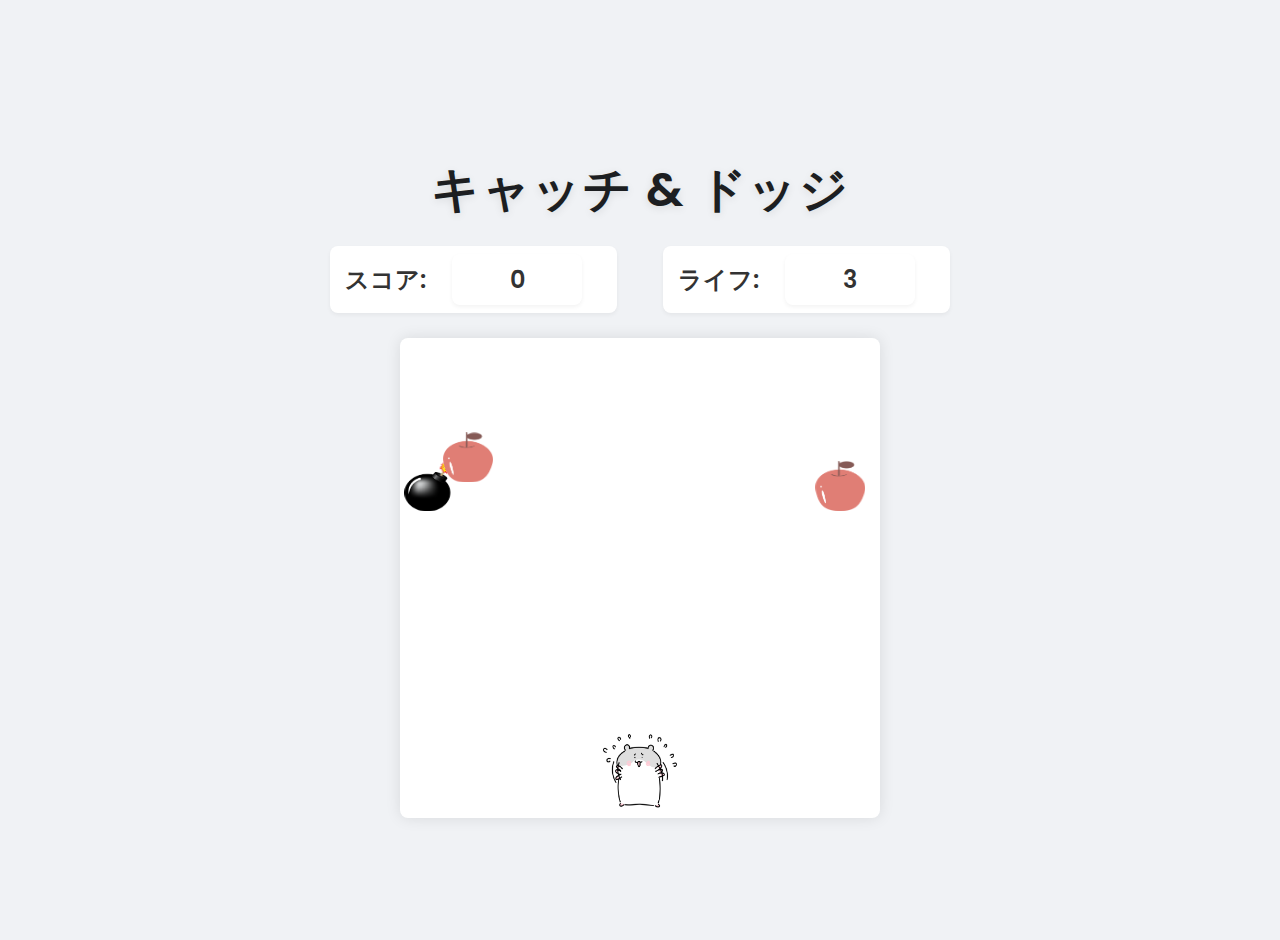
<file: catch-and-dodge/index.html>
<!DOCTYPE html>
<html lang="ja">
<head>
    <meta charset="UTF-8">
    <meta name="viewport" content="width=device-width, initial-scale=1.0">
    <title>キャッチ & ドッジ</title>
    <link rel="stylesheet" href="style.css">
</head>
<body>
    <h1>キャッチ & ドッジ</h1>
    <div id="game-info">
        <span>スコア: <span id="score">0</span></span>
        <span>ライフ: <span id="life">3</span></span>
    </div>
    <canvas id="gameCanvas" width="480" height="480"></canvas>
    <script src="script.js"></script>
</body>
</html>
</file>
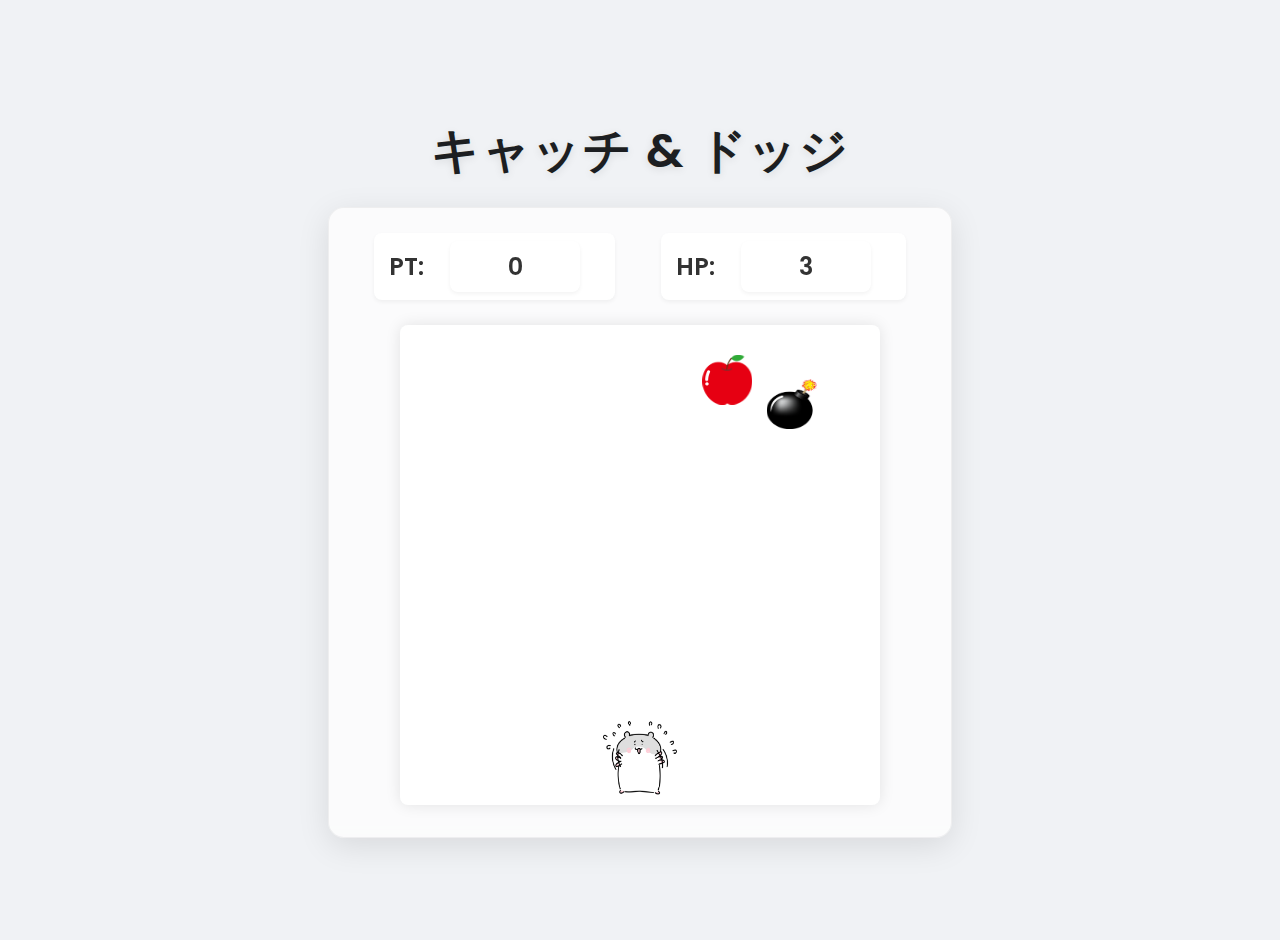
<file: catch-and-dodge/id01/index.html>
<!DOCTYPE html>
<html lang="ja">
<head>
    <meta charset="UTF-8">
    <meta name="viewport" content="width=device-width, initial-scale=1.0">
    <title>ゲーム</title>
    <link rel="stylesheet" href="style.css">
    <link rel="preconnect" href="https://fonts.googleapis.com">
    <link rel="preconnect" href="https://fonts.gstatic.com" crossorigin>
    <link href="https://fonts.googleapis.com/css2?family=Poppins:wght@400;600&display=swap" rel="stylesheet">
</head>
<body>
    <h1>キャッチ & ドッジ</h1>
    <div id="game-container">
        <div id="game-info">
            <span>
                PT: <span id="score"></span>
            </span>
            <span>
                HP: <span id="life"></span>
            </span>
        </div>
        <!-- ここにゲームのキャンバスを配置 -->
        <canvas id="gameCanvas" width="480" height="480"></canvas>
    </div>
    <script src="script.js"></script>
</body>
</html>
</file>
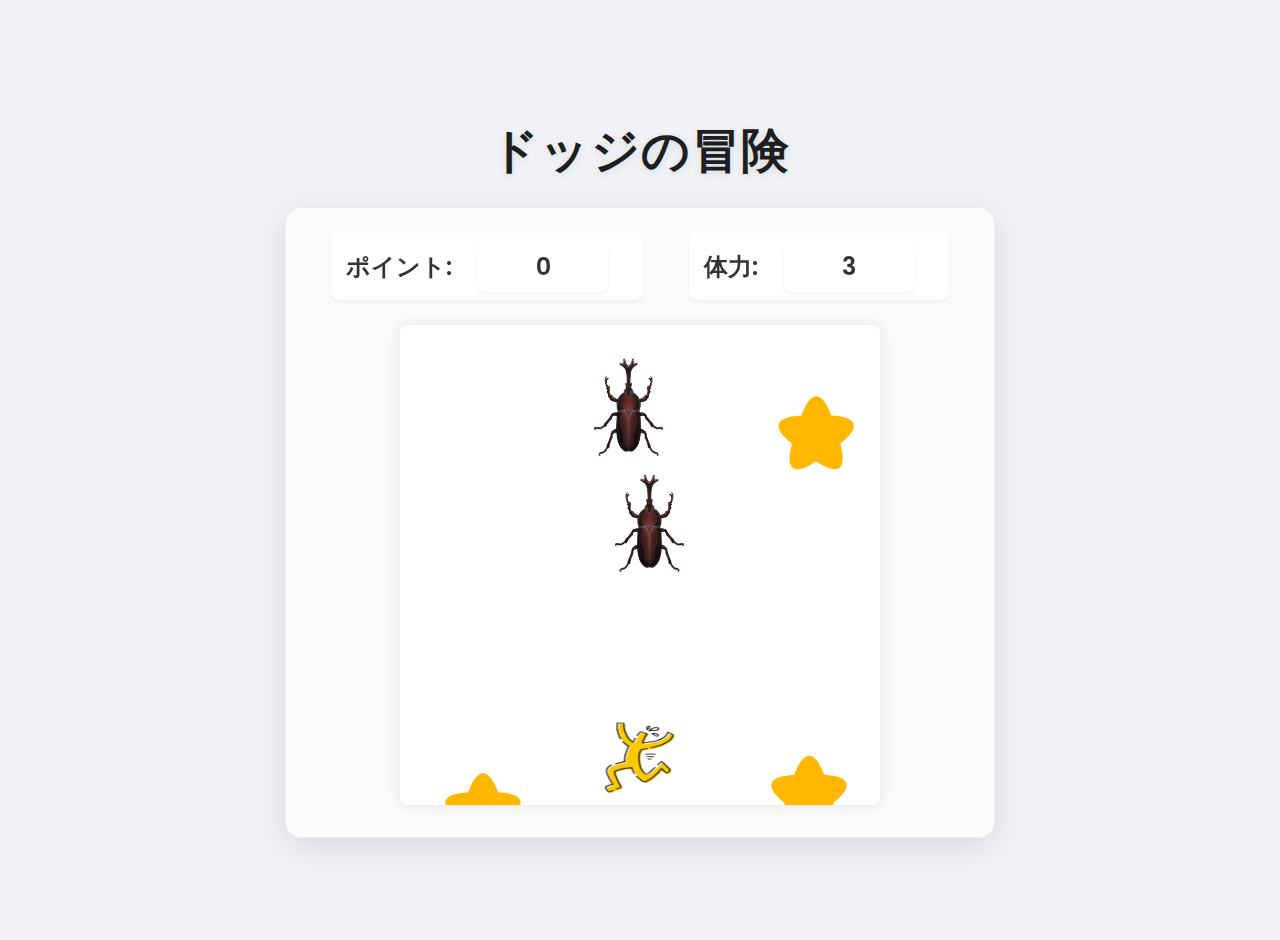
<file: catch-and-dodge/id02/index.html>
<!DOCTYPE html>
<html lang="ja">
<head>
    <meta charset="UTF-8">
    <meta name="viewport" content="width=device-width, initial-scale=1.0">
    <title>ミニゲーム</title>
    <link rel="stylesheet" href="style.css">
    <link rel="preconnect" href="https://fonts.googleapis.com">
    <link rel="preconnect" href="https://fonts.gstatic.com" crossorigin>
    <link href="https://fonts.googleapis.com/css2?family=Poppins:wght@400;600&display=swap" rel="stylesheet">
</head>
<body>
    <h1>ドッジの冒険</h1>
    <div id="game-container">
        <div id="game-info">
            <span>
                ポイント: <span id="score"></span>
            </span>
            <span>
                体力: <span id="life"></span>
            </span>
        </div>
        <!-- ここにゲームのキャンバスを配置 -->
        <canvas id="gameCanvas" width="480" height="480"></canvas>
    </div>
    <script src="script.js"></script>
</body>
</html>
</file>
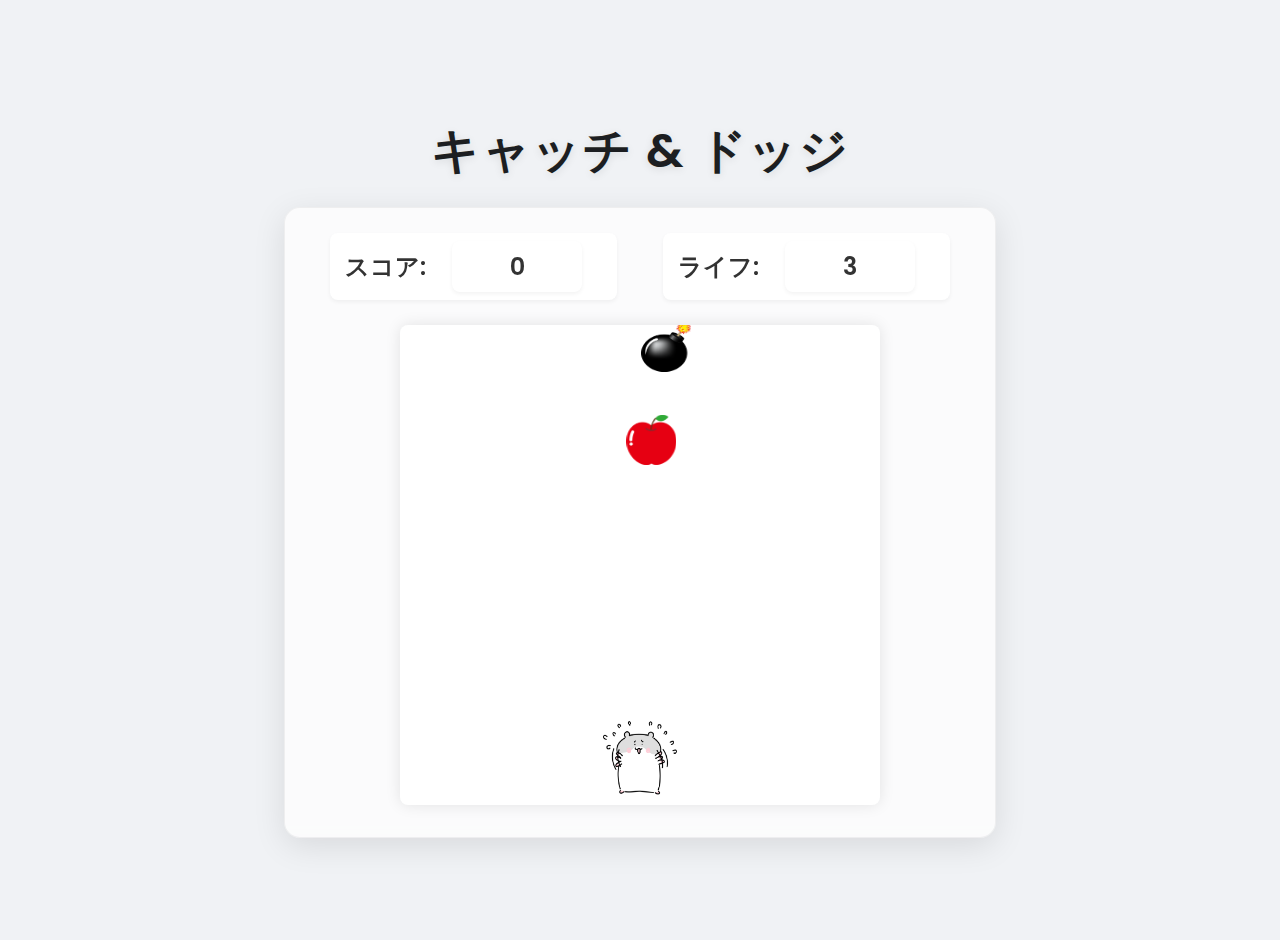
<file: catch-and-dodge/id03/index.html>
<!DOCTYPE html>
<html lang="ja">
<head>
    <meta charset="UTF-8">
    <meta name="viewport" content="width=device-width, initial-scale=1.0">
    <title>ミニゲーム</title>
    <link rel="stylesheet" href="style.css">
    <link rel="preconnect" href="https://fonts.googleapis.com">
    <link rel="preconnect" href="https://fonts.gstatic.com" crossorigin>
    <link href="https://fonts.googleapis.com/css2?family=Poppins:wght@400;600&display=swap" rel="stylesheet">
</head>
<body>
    <h1>キャッチ & ドッジ</h1>
    <div id="game-container">
        <div id="game-info">
            <span>
                スコア: <span id="score"></span>
            </span>
            <span>
                ライフ: <span id="life"></span>
            </span>
        </div>
        <!-- ここにゲームのキャンバスを配置 -->
        <canvas id="gameCanvas" width="480" height="480"></canvas>
    </div>
    <script src="script.js"></script>
</body>
</html>
</file>
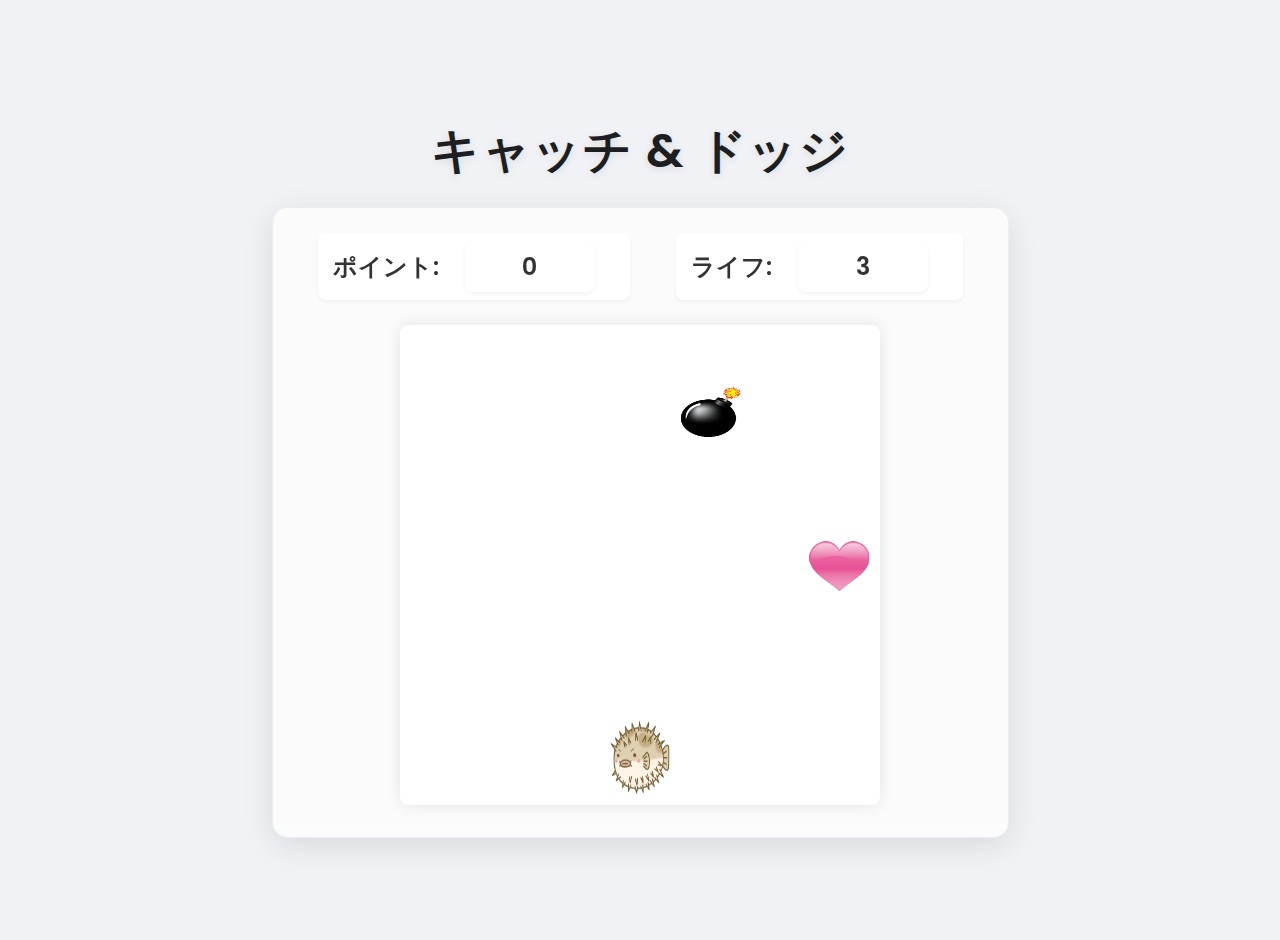
<file: catch-and-dodge/id04/index.html>
<!DOCTYPE html>
<html lang="ja">
<head>
    <meta charset="UTF-8">
    <meta name="viewport" content="width=device-width, initial-scale=1.0">
    <title>ミニゲーム</title>
    <link rel="stylesheet" href="style.css">
    <link rel="preconnect" href="https://fonts.googleapis.com">
    <link rel="preconnect" href="https://fonts.gstatic.com" crossorigin>
    <link href="https://fonts.googleapis.com/css2?family=Poppins:wght@400;600&display=swap" rel="stylesheet">
</head>
<body>
    <h1>キャッチ & ドッジ</h1>
    <div id="game-container">
        <div id="game-info">
            <span>
                ポイント: <span id="score"></span>
            </span>
            <span>
                ライフ: <span id="life"></span>
            </span>
        </div>
        <!-- ここにゲームのキャンバスを配置 -->
        <canvas id="gameCanvas" width="480" height="480"></canvas>
    </div>
    <script src="script.js"></script>
</body>
</html>
</file>
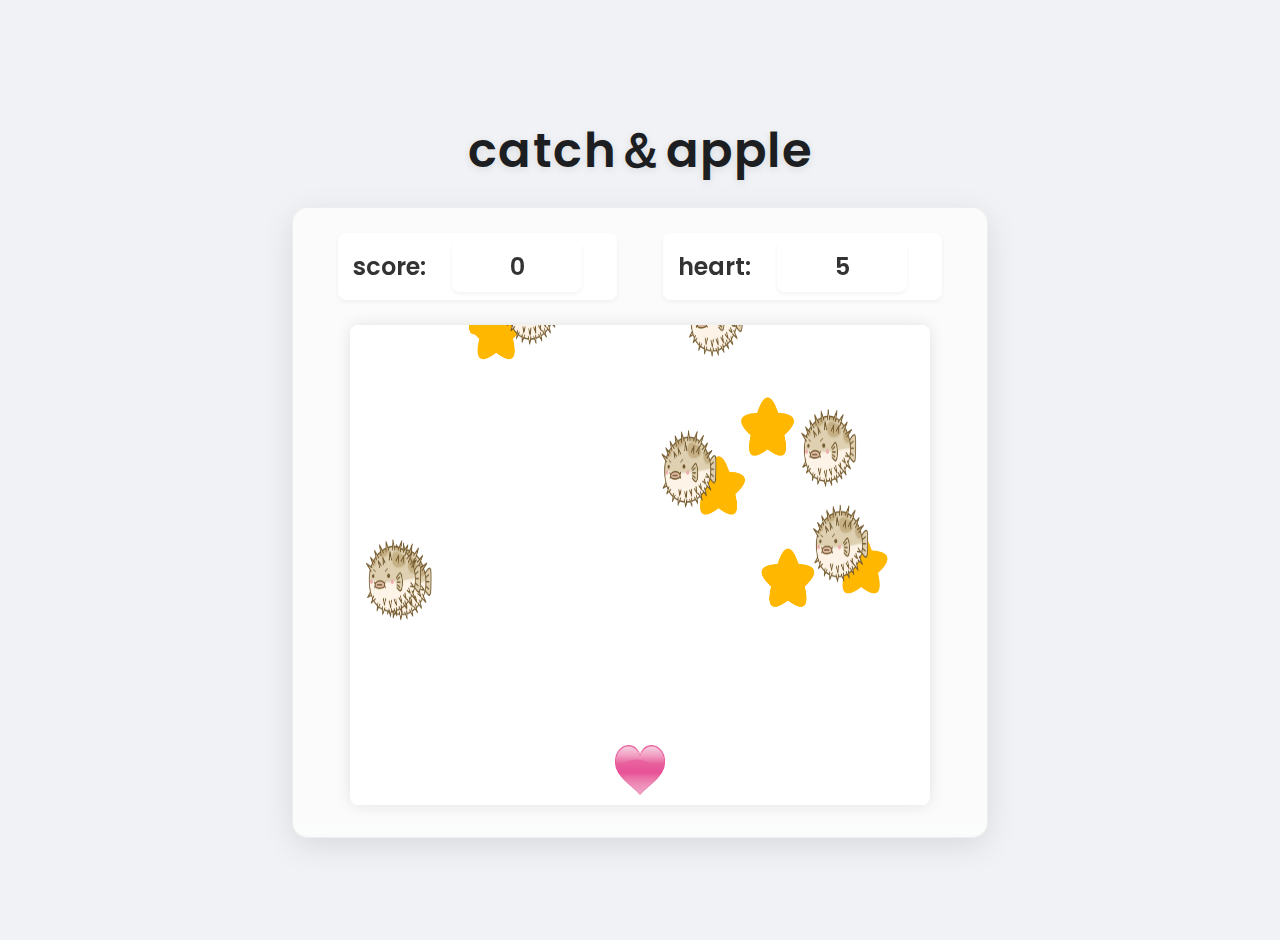
<file: catch-and-dodge/id05/index.html>
<!DOCTYPE html>
<html lang="ja">
<head>
    <meta charset="UTF-8">
    <meta name="viewport" content="width=device-width, initial-scale=1.0">
    <title>ミニゲーム</title>
    <link rel="stylesheet" href="style.css">
    <link rel="preconnect" href="https://fonts.googleapis.com">
    <link rel="preconnect" href="https://fonts.gstatic.com" crossorigin>
    <link href="https://fonts.googleapis.com/css2?family=Poppins:wght@400;600&display=swap" rel="stylesheet">
</head>
<body>
    <h1>catch＆apple</h1>
    <div id="game-container">
        <div id="game-info">
            <span>
                score: <span id="score"></span>
            </span>
            <span>
                heart: <span id="life"></span>
            </span>
        </div>
        <!-- ここにゲームのキャンバスを配置 -->
        <canvas id="gameCanvas" width="580" height="480"></canvas>
    </div>
    <script src="script.js"></script>
</body>
</html>
</file>
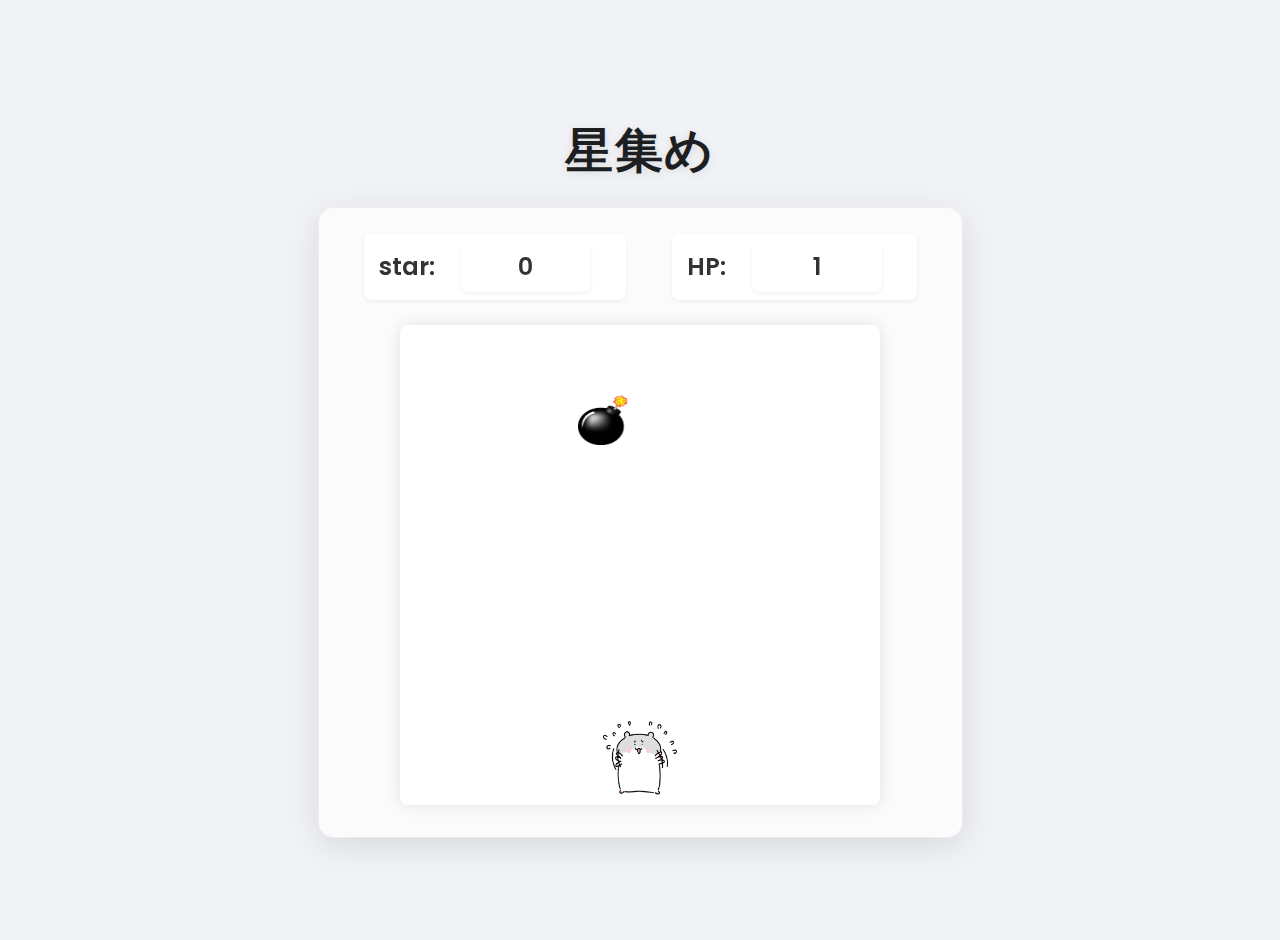
<file: catch-and-dodge/id06/index.html>
<!DOCTYPE html>
<html lang="ja">
<head>
    <meta charset="UTF-8">
    <meta name="viewport" content="width=device-width, initial-scale=1.0">
    <title>ミニゲーム</title>
    <link rel="stylesheet" href="style.css">
    <link rel="preconnect" href="https://fonts.googleapis.com">
    <link rel="preconnect" href="https://fonts.gstatic.com" crossorigin>
    <link href="https://fonts.googleapis.com/css2?family=Poppins:wght@400;600&display=swap" rel="stylesheet">
</head>
<body>
    <h1>星集め</h1>
    <div id="game-container">
        <div id="game-info">
            <span>
                star: <span id="score"></span>
            </span>
            <span>
                HP: <span id="life"></span>
            </span>
        </div>
        <!-- ここにゲームのキャンバスを配置 -->
        <canvas id="gameCanvas" width="480" height="480"></canvas>
    </div>
    <script src="script.js"></script>
</body>
</html>
</file>
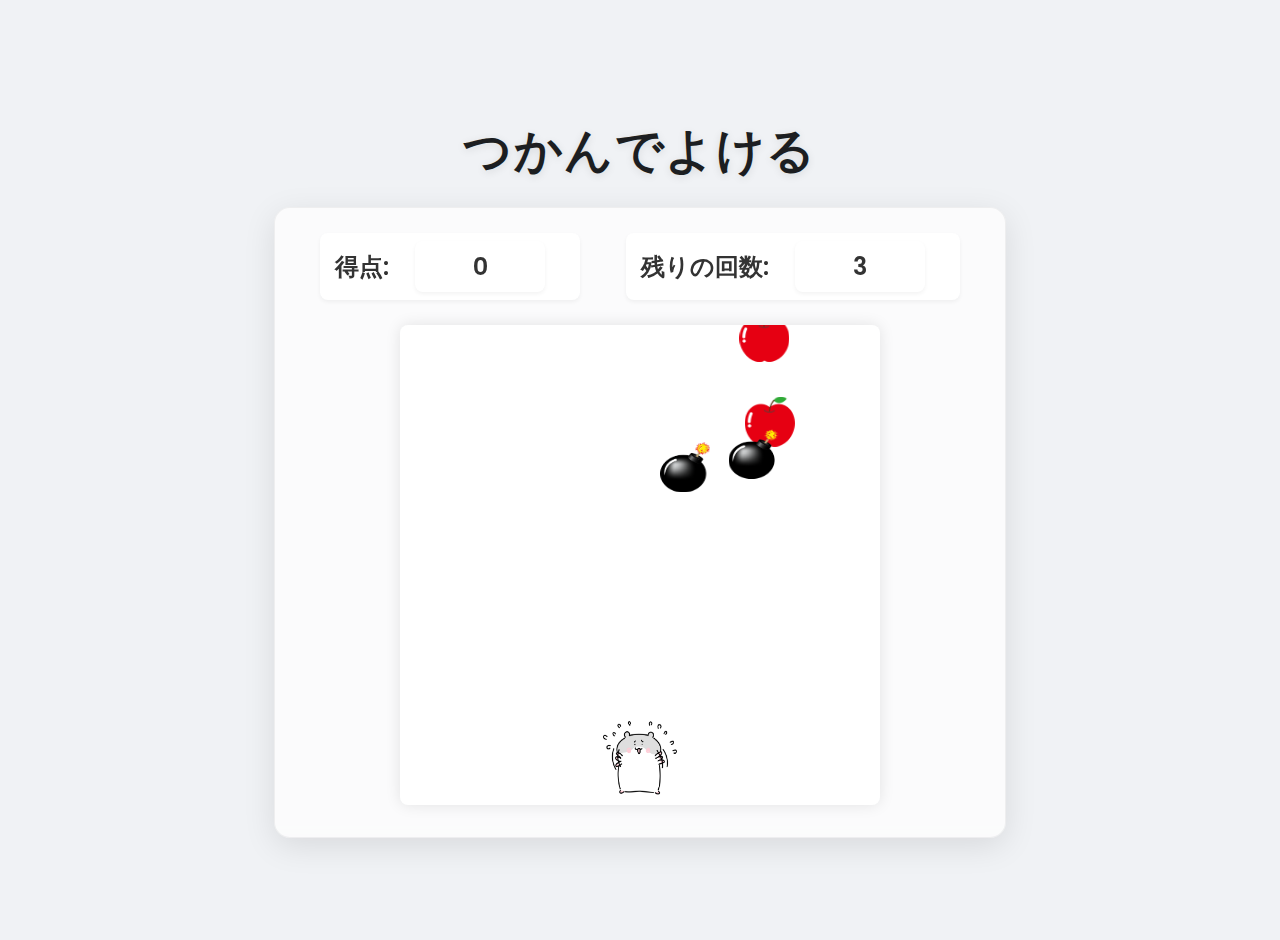
<file: catch-and-dodge/id07/index.html>
<!DOCTYPE html>
<html lang="ja">
<head>
    <meta charset="UTF-8">
    <meta name="viewport" content="width=device-width, initial-scale=1.0">
    <title>ミニゲーム</title>
    <link rel="stylesheet" href="style.css">
    <link rel="preconnect" href="https://fonts.googleapis.com">
    <link rel="preconnect" href="https://fonts.gstatic.com" crossorigin>
    <link href="https://fonts.googleapis.com/css2?family=Poppins:wght@400;600&display=swap" rel="stylesheet">
</head>
<body>
    <h1>つかんでよける</h1>
    <div id="game-container">
        <div id="game-info">
            <span>
                得点: <span id="score"></span>
            </span>
            <span>
                残りの回数: <span id="life"></span>
            </span>
        </div>
        <!-- ここにゲームのキャンバスを配置 -->
        <canvas id="gameCanvas" width="480" height="480"></canvas>
    </div>
    <script src="script.js"></script>
</body>
</html>
</file>
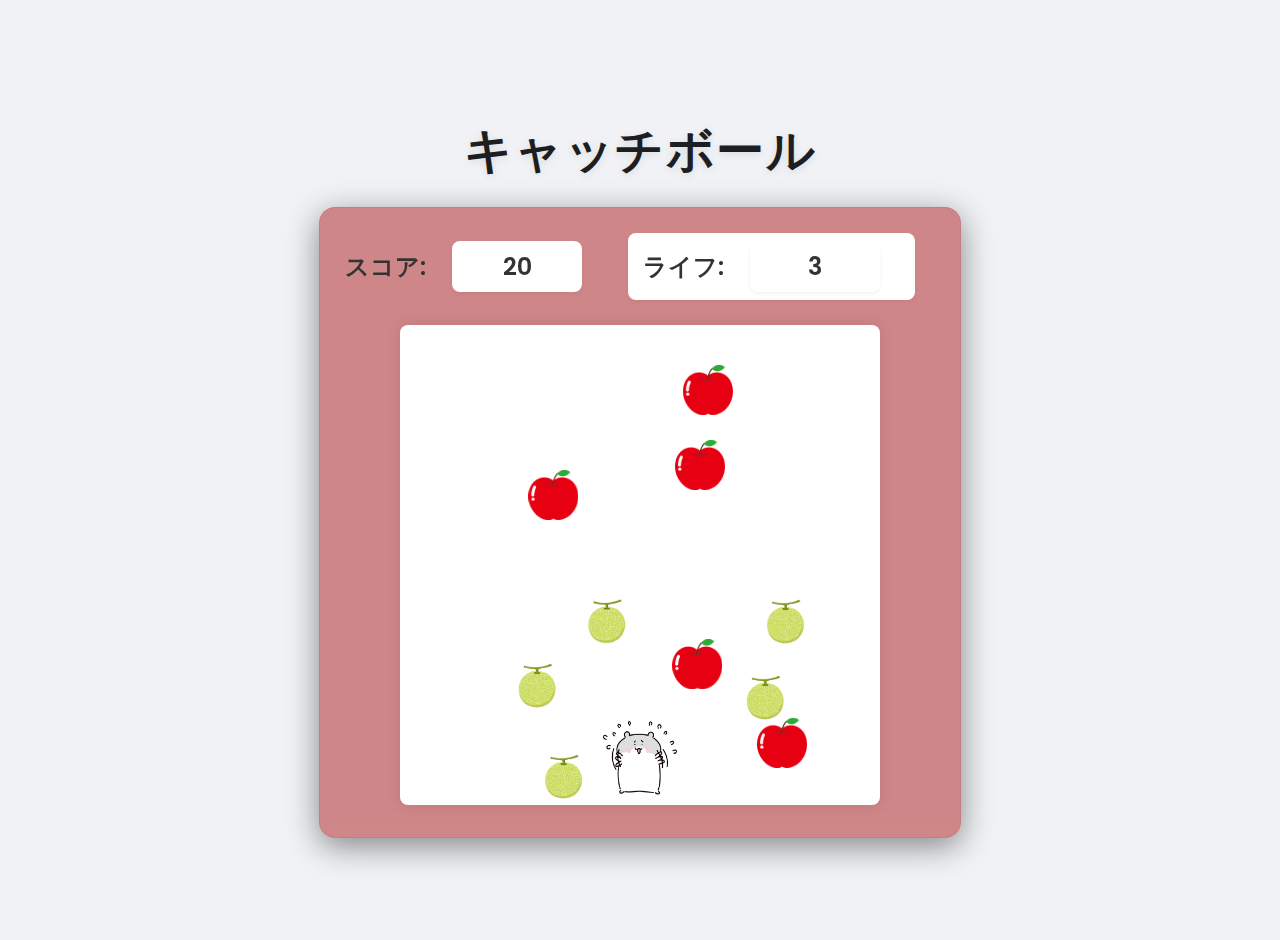
<file: catch-and-dodge/id09/index.html>
<!DOCTYPE html>
<html lang="ja">
<head>
    <meta charset="UTF-8">
    <meta name="viewport" content="width=device-width, initial-scale=1.0">
    <title>暇つぶしゲーム</title>
    <link rel="stylesheet" href="style.css">
    <link rel="preconnect" href="https://fonts.googleapis.com">
    <link rel="preconnect" href="https://fonts.gstatic.com" crossorigin>
    <link href="https://fonts.googleapis.com/css2?family=Poppins:wght@400;600&display=swap" rel="stylesheet">
</head>
<body>
    <h1>キャッチボール</h1>
    <div id="game-container">
        <div id="game-info">
                スコア: <span id="score"></span>
            </span>
            <span>
                ライフ: <span id="life"></span>
            </span>
        </div>
        <!-- ここにゲームのキャンバスを配置 -->
        <canvas id="gameCanvas" width="480" height="480"></canvas>
    </div>
    <script src="script.js"></script>
</body>
</html>
</file>
<file: catch-and-dodge/style.css>
@import url('https://fonts.googleapis.com/css2?family=Poppins:wght@400;600&display=swap');

body {
    font-family: 'Poppins', sans-serif;
    text-align: center;
    background-color: #F0F2F5; /* 明るいグレーブルー */
    color: #333; /* ダークグレーのテキスト */
    margin: 0;
    padding: 20px;
    display: flex;
    flex-direction: column;
    align-items: center;
    justify-content: center;
    min-height: 100vh;
    transition: background-color 0.2s ease-in-out;
}

h1 {
    color: #1C1E21; /* 濃いめの見出し色 */
    font-size: 3em;
    font-weight: 600;
    margin-bottom: 20px;
    letter-spacing: 1.5px;
    text-shadow: 0 2px 8px rgba(0, 0, 0, 0.1); /* 影を少し調整 */
}

#game-container {
    background: rgba(255, 255, 255, 0.7); /* 明るい半透明のコンテナ */
    border-radius: 16px;
    padding: 25px;
    box-shadow: 0 8px 32px rgba(0, 0, 0, 0.1); /* 影を柔らかく */
    backdrop-filter: blur(10px);
    -webkit-backdrop-filter: blur(10px);
    border: 1px solid rgba(0, 0, 0, 0.05); /* 境界線を繊細に */
    margin-bottom: 20px;
}

#game-info {
    margin-bottom: 25px;
    font-size: 1.5em;
    font-weight: 600;
}

#game-info span {
    margin: 0 20px;
    padding: 8px 15px;
    background-color: #FFFFFF; /* クリーンな白 */
    color: #333; /* テキスト色を親要素から継承 */
    border-radius: 8px;
    display: inline-block;
    min-width: 100px;
    transition: all 0.3s ease;
    box-shadow: 0 2px 4px rgba(0,0,0,0.05);
}

#game-info span:hover {
    transform: translateY(-3px);
    box-shadow: 0 4px 10px rgba(0,0,0,0.1);
}

canvas {
    background-color: #FFFFFF; /* キャンバスは白でクッキリと */
    border-radius: 8px;
    box-shadow: 0 0 15px rgba(0, 0, 0, 0.1); /* 影をさらに柔らかく */
}

/* ダメージを受けた際のフラッシュ効果 */
.flash {
    background-color: #ffdddd; /* 少し柔らかい赤に */
}

@media (max-width: 768px) {
    body {
        padding: 10px;
    }

    h1 {
        font-size: 2em;
        margin-bottom: 15px;
    }

    #game-container {
        padding: 15px;
        width: 100%;
        box-sizing: border-box;
    }

    #game-info {
        font-size: 1.2em;
        display: flex;
        justify-content: space-around;
        margin-bottom: 20px;
    }

    #game-info span {
        margin: 0 5px;
        padding: 8px 10px;
        min-width: 80px;
    }

    canvas {
        width: 100%;
        height: auto;
    }
}
</file>
<file: catch-and-dodge/id01/style.css>
@import url('https://fonts.googleapis.com/css2?family=Poppins:wght@400;600&display=swap');

body {
    font-family: 'Poppins', sans-serif;
    text-align: center;
    background-color: #F0F2F5; /* 明るいグレーブルー */
    color: #333; /* ダークグレーのテキスト */
    margin: 0;
    padding: 20px;
    display: flex;
    flex-direction: column;
    align-items: center;
    justify-content: center;
    min-height: 100vh;
    transition: background-color 0.2s ease-in-out;
}

h1 {
    color: #1C1E21; /* 濃いめの見出し色 */
    font-size: 3em;
    font-weight: 600;
    margin-bottom: 20px;
    letter-spacing: 1.5px;
    text-shadow: 0 2px 8px rgba(0, 0, 0, 0.1); /* 影を少し調整 */
}

#game-container {
    background: rgba(255, 255, 255, 0.7); /* 明るい半透明のコンテナ */
    border-radius: 16px;
    padding: 25px;
    box-shadow: 0 8px 32px rgba(0, 0, 0, 0.1); /* 影を柔らかく */
    backdrop-filter: blur(10px);
    -webkit-backdrop-filter: blur(10px);
    border: 1px solid rgba(0, 0, 0, 0.05); /* 境界線を繊細に */
    margin-bottom: 20px;
}

#game-info {
    margin-bottom: 25px;
    font-size: 1.5em;
    font-weight: 600;
}

#game-info span {
    margin: 0 20px;
    padding: 8px 15px;
    background-color: #FFFFFF; /* クリーンな白 */
    color: #333; /* テキスト色を親要素から継承 */
    border-radius: 8px;
    display: inline-block;
    min-width: 100px;
    transition: all 0.3s ease;
    box-shadow: 0 2px 4px rgba(0,0,0,0.05);
}

#game-info span:hover {
    transform: translateY(-3px);
    box-shadow: 0 4px 10px rgba(0,0,0,0.1);
}

canvas {
    background-color: #FFFFFF; /* キャンバスは白でクッキリと */
    border-radius: 8px;
    box-shadow: 0 0 15px rgba(0, 0, 0, 0.1); /* 影をさらに柔らかく */
}

/* ダメージを受けた際のフラッシュ効果 */
.flash {
    background-color: #ffdddd; /* 少し柔らかい赤に */
}

@media (max-width: 768px) {
    body {
        padding: 10px;
    }

    h1 {
        font-size: 2em;
        margin-bottom: 15px;
    }

    #game-container {
        padding: 15px;
        width: 100%;
        box-sizing: border-box;
    }

    #game-info {
        font-size: 1.2em;
        display: flex;
        justify-content: space-around;
        margin-bottom: 20px;
    }

    #game-info span {
        margin: 0 5px;
        padding: 8px 10px;
        min-width: 80px;
    }

    canvas {
        width: 100%;
        height: auto;
    }
}
</file>
<file: catch-and-dodge/id02/style.css>
@import url('https://fonts.googleapis.com/css2?family=Poppins:wght@400;600&display=swap');

body {
    font-family: 'Poppins', sans-serif;
    text-align: center;
    background-color: #F0F2F5; /* 明るいグレーブルー */
    color: #333; /* ダークグレーのテキスト */
    margin: 0;
    padding: 20px;
    display: flex;
    flex-direction: column;
    align-items: center;
    justify-content: center;
    min-height: 100vh;
    transition: background-color 0.2s ease-in-out;
}

h1 {
    color: #1C1E21; /* 濃いめの見出し色 */
    font-size: 3em;
    font-weight: 600;
    margin-bottom: 20px;
    letter-spacing: 1.5px;
    text-shadow: 0 2px 8px rgba(0, 0, 0, 0.1); /* 影を少し調整 */
}

#game-container {
    background: rgba(255, 255, 255, 0.7); /* 明るい半透明のコンテナ */
    border-radius: 16px;
    padding: 25px;
    box-shadow: 0 8px 32px rgba(0, 0, 0, 0.1); /* 影を柔らかく */
    backdrop-filter: blur(10px);
    -webkit-backdrop-filter: blur(10px);
    border: 1px solid rgba(0, 0, 0, 0.05); /* 境界線を繊細に */
    margin-bottom: 20px;
}

#game-info {
    margin-bottom: 25px;
    font-size: 1.5em;
    font-weight: 600;
}

#game-info span {
    margin: 0 20px;
    padding: 8px 15px;
    background-color: #FFFFFF; /* クリーンな白 */
    color: #333; /* テキスト色を親要素から継承 */
    border-radius: 8px;
    display: inline-block;
    min-width: 100px;
    transition: all 0.3s ease;
    box-shadow: 0 2px 4px rgba(0,0,0,0.05);
}

#game-info span:hover {
    transform: translateY(-3px);
    box-shadow: 0 4px 10px rgba(0,0,0,0.1);
}

canvas {
    background-color: #FFFFFF; /* キャンバスは白でクッキリと */
    border-radius: 8px;
    box-shadow: 0 0 15px rgba(0, 0, 0, 0.1); /* 影をさらに柔らかく */
}

/* ダメージを受けた際のフラッシュ効果 */
.flash {
    background-color: #ffdddd; /* 少し柔らかい赤に */
}

@media (max-width: 768px) {
    body {
        padding: 10px;
    }

    h1 {
        font-size: 2em;
        margin-bottom: 15px;
    }

    #game-container {
        padding: 15px;
        width: 100%;
        box-sizing: border-box;
    }

    #game-info {
        font-size: 1.2em;
        display: flex;
        justify-content: space-around;
        margin-bottom: 20px;
    }

    #game-info span {
        margin: 0 5px;
        padding: 8px 10px;
        min-width: 80px;
    }

    canvas {
        width: 100%;
        height: auto;
    }
}
</file>
<file: catch-and-dodge/id03/style.css>
@import url('https://fonts.googleapis.com/css2?family=Poppins:wght@400;600&display=swap');

body {
    font-family: 'Poppins', sans-serif;
    text-align: center;
    background-color: #F0F2F5; /* 明るいグレーブルー */
    color: #333; /* ダークグレーのテキスト */
    margin: 0;
    padding: 20px;
    display: flex;
    flex-direction: column;
    align-items: center;
    justify-content: center;
    min-height: 100vh;
    transition: background-color 0.2s ease-in-out;
}

h1 {
    color: #1C1E21; /* 濃いめの見出し色 */
    font-size: 3em;
    font-weight: 600;
    margin-bottom: 20px;
    letter-spacing: 1.5px;
    text-shadow: 0 2px 8px rgba(0, 0, 0, 0.1); /* 影を少し調整 */
}

#game-container {
    background: rgba(255, 255, 255, 0.7); /* 明るい半透明のコンテナ */
    border-radius: 16px;
    padding: 25px;
    box-shadow: 0 8px 32px rgba(0, 0, 0, 0.1); /* 影を柔らかく */
    backdrop-filter: blur(10px);
    -webkit-backdrop-filter: blur(10px);
    border: 1px solid rgba(0, 0, 0, 0.05); /* 境界線を繊細に */
    margin-bottom: 20px;
}

#game-info {
    margin-bottom: 25px;
    font-size: 1.5em;
    font-weight: 600;
}

#game-info span {
    margin: 0 20px;
    padding: 8px 15px;
    background-color: #FFFFFF; /* クリーンな白 */
    color: #333; /* テキスト色を親要素から継承 */
    border-radius: 8px;
    display: inline-block;
    min-width: 100px;
    transition: all 0.3s ease;
    box-shadow: 0 2px 4px rgba(0,0,0,0.05);
}

#game-info span:hover {
    transform: translateY(-3px);
    box-shadow: 0 4px 10px rgba(0,0,0,0.1);
}

canvas {
    background-color: #FFFFFF; /* キャンバスは白でクッキリと */
    border-radius: 8px;
    box-shadow: 0 0 15px rgba(0, 0, 0, 0.1); /* 影をさらに柔らかく */
}

/* ダメージを受けた際のフラッシュ効果 */
.flash {
    background-color: #ffdddd; /* 少し柔らかい赤に */
}

@media (max-width: 768px) {
    body {
        padding: 10px;
    }

    h1 {
        font-size: 2em;
        margin-bottom: 15px;
    }

    #game-container {
        padding: 15px;
        width: 100%;
        box-sizing: border-box;
    }

    #game-info {
        font-size: 1.2em;
        display: flex;
        justify-content: space-around;
        margin-bottom: 20px;
    }

    #game-info span {
        margin: 0 5px;
        padding: 8px 10px;
        min-width: 80px;
    }

    canvas {
        width: 100%;
        height: auto;
    }
}
</file>
<file: catch-and-dodge/id04/style.css>
@import url('https://fonts.googleapis.com/css2?family=Poppins:wght@400;600&display=swap');

body {
    font-family: 'Poppins', sans-serif;
    text-align: center;
    background-color: #F0F2F5; /* 明るいグレーブルー */
    color: #333; /* ダークグレーのテキスト */
    margin: 0;
    padding: 20px;
    display: flex;
    flex-direction: column;
    align-items: center;
    justify-content: center;
    min-height: 100vh;
    transition: background-color 0.2s ease-in-out;
}

h1 {
    color: #1C1E21; /* 濃いめの見出し色 */
    font-size: 3em;
    font-weight: 600;
    margin-bottom: 20px;
    letter-spacing: 1.5px;
    text-shadow: 0 2px 8px rgba(0, 0, 0, 0.1); /* 影を少し調整 */
}

#game-container {
    background: rgba(255, 255, 255, 0.7); /* 明るい半透明のコンテナ */
    border-radius: 16px;
    padding: 25px;
    box-shadow: 0 8px 32px rgba(0, 0, 0, 0.1); /* 影を柔らかく */
    backdrop-filter: blur(10px);
    -webkit-backdrop-filter: blur(10px);
    border: 1px solid rgba(0, 0, 0, 0.05); /* 境界線を繊細に */
    margin-bottom: 20px;
}

#game-info {
    margin-bottom: 25px;
    font-size: 1.5em;
    font-weight: 600;
}

#game-info span {
    margin: 0 20px;
    padding: 8px 15px;
    background-color: #FFFFFF; /* クリーンな白 */
    color: #333; /* テキスト色を親要素から継承 */
    border-radius: 8px;
    display: inline-block;
    min-width: 100px;
    transition: all 0.3s ease;
    box-shadow: 0 2px 4px rgba(0,0,0,0.05);
}

#game-info span:hover {
    transform: translateY(-3px);
    box-shadow: 0 4px 10px rgba(0,0,0,0.1);
}

canvas {
    background-color: #FFFFFF; /* キャンバスは白でクッキリと */
    border-radius: 8px;
    box-shadow: 0 0 15px rgba(0, 0, 0, 0.1); /* 影をさらに柔らかく */
}

/* ダメージを受けた際のフラッシュ効果 */
.flash {
    background-color: #ffdddd; /* 少し柔らかい赤に */
}

@media (max-width: 768px) {
    body {
        padding: 10px;
    }

    h1 {
        font-size: 2em;
        margin-bottom: 15px;
    }

    #game-container {
        padding: 15px;
        width: 100%;
        box-sizing: border-box;
    }

    #game-info {
        font-size: 1.2em;
        display: flex;
        justify-content: space-around;
        margin-bottom: 20px;
    }

    #game-info span {
        margin: 0 5px;
        padding: 8px 10px;
        min-width: 80px;
    }

    canvas {
        width: 100%;
        height: auto;
    }
}
</file>
<file: catch-and-dodge/id05/style.css>
@import url('https://fonts.googleapis.com/css2?family=Poppins:wght@400;600&display=swap');

body {
    font-family: 'Poppins', sans-serif;
    text-align: center;
    background-color: #F0F2F5; /* 明るいグレーブルー */
    color: #333; /* ダークグレーのテキスト */
    margin: 0;
    padding: 20px;
    display: flex;
    flex-direction: column;
    align-items: center;
    justify-content: center;
    min-height: 100vh;
    transition: background-color 0.2s ease-in-out;
}

h1 {
    color: #1C1E21; /* 濃いめの見出し色 */
    font-size: 3em;
    font-weight: 600;
    margin-bottom: 20px;
    letter-spacing: 1.5px;
    text-shadow: 0 2px 8px rgba(0, 0, 0, 0.1); /* 影を少し調整 */
}

#game-container {
    background: rgba(255, 255, 255, 0.7); /* 明るい半透明のコンテナ */
    border-radius: 16px;
    padding: 25px;
    box-shadow: 0 8px 32px rgba(0, 0, 0, 0.1); /* 影を柔らかく */
    backdrop-filter: blur(10px);
    -webkit-backdrop-filter: blur(10px);
    border: 1px solid rgba(0, 0, 0, 0.05); /* 境界線を繊細に */
    margin-bottom: 20px;
}

#game-info {
    margin-bottom: 25px;
    font-size: 1.5em;
    font-weight: 600;
}

#game-info span {
    margin: 0 20px;
    padding: 8px 15px;
    background-color: #FFFFFF; /* クリーンな白 */
    color: #333; /* テキスト色を親要素から継承 */
    border-radius: 8px;
    display: inline-block;
    min-width: 100px;
    transition: all 0.3s ease;
    box-shadow: 0 2px 4px rgba(0,0,0,0.05);
}

#game-info span:hover {
    transform: translateY(-3px);
    box-shadow: 0 4px 10px rgba(0,0,0,0.1);
}

canvas {
    background-color: #FFFFFF; /* キャンバスは白でクッキリと */
    border-radius: 8px;
    box-shadow: 0 0 15px rgba(0, 0, 0, 0.1); /* 影をさらに柔らかく */
}

/* ダメージを受けた際のフラッシュ効果 */
.flash {
    background-color: #ffdddd; /* 少し柔らかい赤に */
}

@media (max-width: 768px) {
    body {
        padding: 10px;
    }

    h1 {
        font-size: 2em;
        margin-bottom: 15px;
    }

    #game-container {
        padding: 15px;
        width: 100%;
        box-sizing: border-box;
    }

    #game-info {
        font-size: 1.2em;
        display: flex;
        justify-content: space-around;
        margin-bottom: 20px;
    }

    #game-info span {
        margin: 0 5px;
        padding: 8px 10px;
        min-width: 80px;
    }

    canvas {
        width: 100%;
        height: auto;
    }
}
</file>
<file: catch-and-dodge/id06/style.css>
@import url('https://fonts.googleapis.com/css2?family=Poppins:wght@400;600&display=swap');

body {
    font-family: 'Poppins', sans-serif;
    text-align: center;
    background-color: #F0F2F5; /* 明るいグレーブルー */
    color: #333; /* ダークグレーのテキスト */
    margin: 0;
    padding: 20px;
    display: flex;
    flex-direction: column;
    align-items: center;
    justify-content: center;
    min-height: 100vh;
    transition: background-color 0.2s ease-in-out;
}

h1 {
    color: #1C1E21; /* 濃いめの見出し色 */
    font-size: 3em;
    font-weight: 600;
    margin-bottom: 20px;
    letter-spacing: 1.5px;
    text-shadow: 0 2px 8px rgba(0, 0, 0, 0.1); /* 影を少し調整 */
}

#game-container {
    background: rgba(255, 255, 255, 0.7); /* 明るい半透明のコンテナ */
    border-radius: 16px;
    padding: 25px;
    box-shadow: 0 8px 32px rgba(0, 0, 0, 0.1); /* 影を柔らかく */
    backdrop-filter: blur(10px);
    -webkit-backdrop-filter: blur(10px);
    border: 1px solid rgba(0, 0, 0, 0.05); /* 境界線を繊細に */
    margin-bottom: 20px;
}

#game-info {
    margin-bottom: 25px;
    font-size: 1.5em;
    font-weight: 600;
}

#game-info span {
    margin: 0 20px;
    padding: 8px 15px;
    background-color: #FFFFFF; /* クリーンな白 */
    color: #333; /* テキスト色を親要素から継承 */
    border-radius: 8px;
    display: inline-block;
    min-width: 100px;
    transition: all 0.3s ease;
    box-shadow: 0 2px 4px rgba(0,0,0,0.05);
}

#game-info span:hover {
    transform: translateY(-3px);
    box-shadow: 0 4px 10px rgba(0,0,0,0.1);
}

canvas {
    background-color: #FFFFFF; /* キャンバスは白でクッキリと */
    border-radius: 8px;
    box-shadow: 0 0 15px rgba(0, 0, 0, 0.1); /* 影をさらに柔らかく */
}

/* ダメージを受けた際のフラッシュ効果 */
.flash {
    background-color: #ffdddd; /* 少し柔らかい赤に */
}

@media (max-width: 768px) {
    body {
        padding: 10px;
    }

    h1 {
        font-size: 2em;
        margin-bottom: 15px;
    }

    #game-container {
        padding: 15px;
        width: 100%;
        box-sizing: border-box;
    }

    #game-info {
        font-size: 1.2em;
        display: flex;
        justify-content: space-around;
        margin-bottom: 20px;
    }

    #game-info span {
        margin: 0 5px;
        padding: 8px 10px;
        min-width: 80px;
    }

    canvas {
        width: 100%;
        height: auto;
    }
}
</file>
<file: catch-and-dodge/id07/style.css>
@import url('https://fonts.googleapis.com/css2?family=Poppins:wght@400;600&display=swap');

body {
    font-family: 'Poppins', sans-serif;
    text-align: center;
    background-color: #F0F2F5; /* 明るいグレーブルー */
    color: #333; /* ダークグレーのテキスト */
    margin: 0;
    padding: 20px;
    display: flex;
    flex-direction: column;
    align-items: center;
    justify-content: center;
    min-height: 100vh;
    transition: background-color 0.2s ease-in-out;
}

h1 {
    color: #1C1E21; /* 濃いめの見出し色 */
    font-size: 3em;
    font-weight: 600;
    margin-bottom: 20px;
    letter-spacing: 1.5px;
    text-shadow: 0 2px 8px rgba(0, 0, 0, 0.1); /* 影を少し調整 */
}

#game-container {
    background: rgba(255, 255, 255, 0.7); /* 明るい半透明のコンテナ */
    border-radius: 16px;
    padding: 25px;
    box-shadow: 0 8px 32px rgba(0, 0, 0, 0.1); /* 影を柔らかく */
    backdrop-filter: blur(10px);
    -webkit-backdrop-filter: blur(10px);
    border: 1px solid rgba(0, 0, 0, 0.05); /* 境界線を繊細に */
    margin-bottom: 20px;
}

#game-info {
    margin-bottom: 25px;
    font-size: 1.5em;
    font-weight: 600;
}

#game-info span {
    margin: 0 20px;
    padding: 8px 15px;
    background-color: #FFFFFF; /* クリーンな白 */
    color: #333; /* テキスト色を親要素から継承 */
    border-radius: 8px;
    display: inline-block;
    min-width: 100px;
    transition: all 0.3s ease;
    box-shadow: 0 2px 4px rgba(0,0,0,0.05);
}

#game-info span:hover {
    transform: translateY(-3px);
    box-shadow: 0 4px 10px rgba(0,0,0,0.1);
}

canvas {
    background-color: #FFFFFF; /* キャンバスは白でクッキリと */
    border-radius: 8px;
    box-shadow: 0 0 15px rgba(0, 0, 0, 0.1); /* 影をさらに柔らかく */
}

/* ダメージを受けた際のフラッシュ効果 */
.flash {
    background-color: #ffdddd; /* 少し柔らかい赤に */
}

@media (max-width: 768px) {
    body {
        padding: 10px;
    }

    h1 {
        font-size: 2em;
        margin-bottom: 15px;
    }

    #game-container {
        padding: 15px;
        width: 100%;
        box-sizing: border-box;
    }

    #game-info {
        font-size: 1.2em;
        display: flex;
        justify-content: space-around;
        margin-bottom: 20px;
    }

    #game-info span {
        margin: 0 5px;
        padding: 8px 10px;
        min-width: 80px;
    }

    canvas {
        width: 100%;
        height: auto;
    }
}
</file>
<file: catch-and-dodge/id09/style.css>
@import url('https://fonts.googleapis.com/css2?family=Poppins:wght@400;600&display=swap');

body {
    font-family: 'Poppins', sans-serif;
    text-align: center;
    background-color: #F0F2F5; /* 明るいブルー */
    color: #333; /* ダークグレーのテキスト */
    margin: 0;
    padding: 20px;
    display: flex;
    flex-direction: column;
    align-items: center;
    justify-content: center;
    min-height: 100vh;
    transition: background-color 0.2s ease-in-out;
}

h1 {
    color: #1C1E21; /* 濃いめの見出し色 */
    font-size: 3em;
    font-weight: 600;
    margin-bottom: 20px;
    letter-spacing: 1.5px;
    text-shadow: 0 2px 8px rgba(0, 0, 0, 0.1); /* 影を少し調整 */
}

#game-container {
    background: rgba(171, 14, 14, 0.475); /* 明るい半透明のコンテナ */
    border-radius: 16px;
    padding: 25px;
    box-shadow: 0 8px 32px rgba(0, 0, 0, 0.455); /* 影を柔らかく */
    backdrop-filter: blur(10px);
    -webkit-backdrop-filter: blur(10px);
    border: 1px solid rgba(0, 0, 0, 0.05); /* 境界線を繊細に */
    margin-bottom: 20px;
}

#game-info {
    margin-bottom: 25px;
    font-size: 1.5em;
    font-weight: 600;
}

#game-info span {
    margin: 0 20px;
    padding: 8px 15px;
    background-color: #FFFFFF; /* クリーンな白 */
    color: #333; /* テキスト色を親要素から継承 */
    border-radius: 8px;
    display: inline-block;
    min-width: 100px;
    transition: all 0.3s ease;
    box-shadow: 0 2px 4px rgba(0,0,0,0.05);
}

#game-info span:hover {
    transform: translateY(-3px);
    box-shadow: 0 4px 10px rgba(0,0,0,0.1);
}

canvas {
    background-color: #FFFFFF; /* キャンバスは白でクッキリと */
    border-radius: 8px;
    box-shadow: 0 0 15px rgba(0, 0, 0, 0.1); /* 影をさらに柔らかく */
}

/* ダメージを受けた際のフラッシュ効果 */
.flash {
    background-color: #ffdddd; /* 少し柔らかい赤に */
}

@media (max-width: 768px) {
    body {
        padding: 10px;
    }

    h1 {
        font-size: 2em;
        margin-bottom: 15px;
    }

    #game-container {
        padding: 15px;
        width: 100%;
        box-sizing: border-box;
    }

    #game-info {
        font-size: 1.2em;
        display: flex;
        justify-content: space-around;
        margin-bottom: 20px;
    }

    #game-info span {
        margin: 0 5px;
        padding: 8px 10px;
        min-width: 80px;
    }

    canvas {
        width: 100%;
        height: auto;
    }
}
</file>
